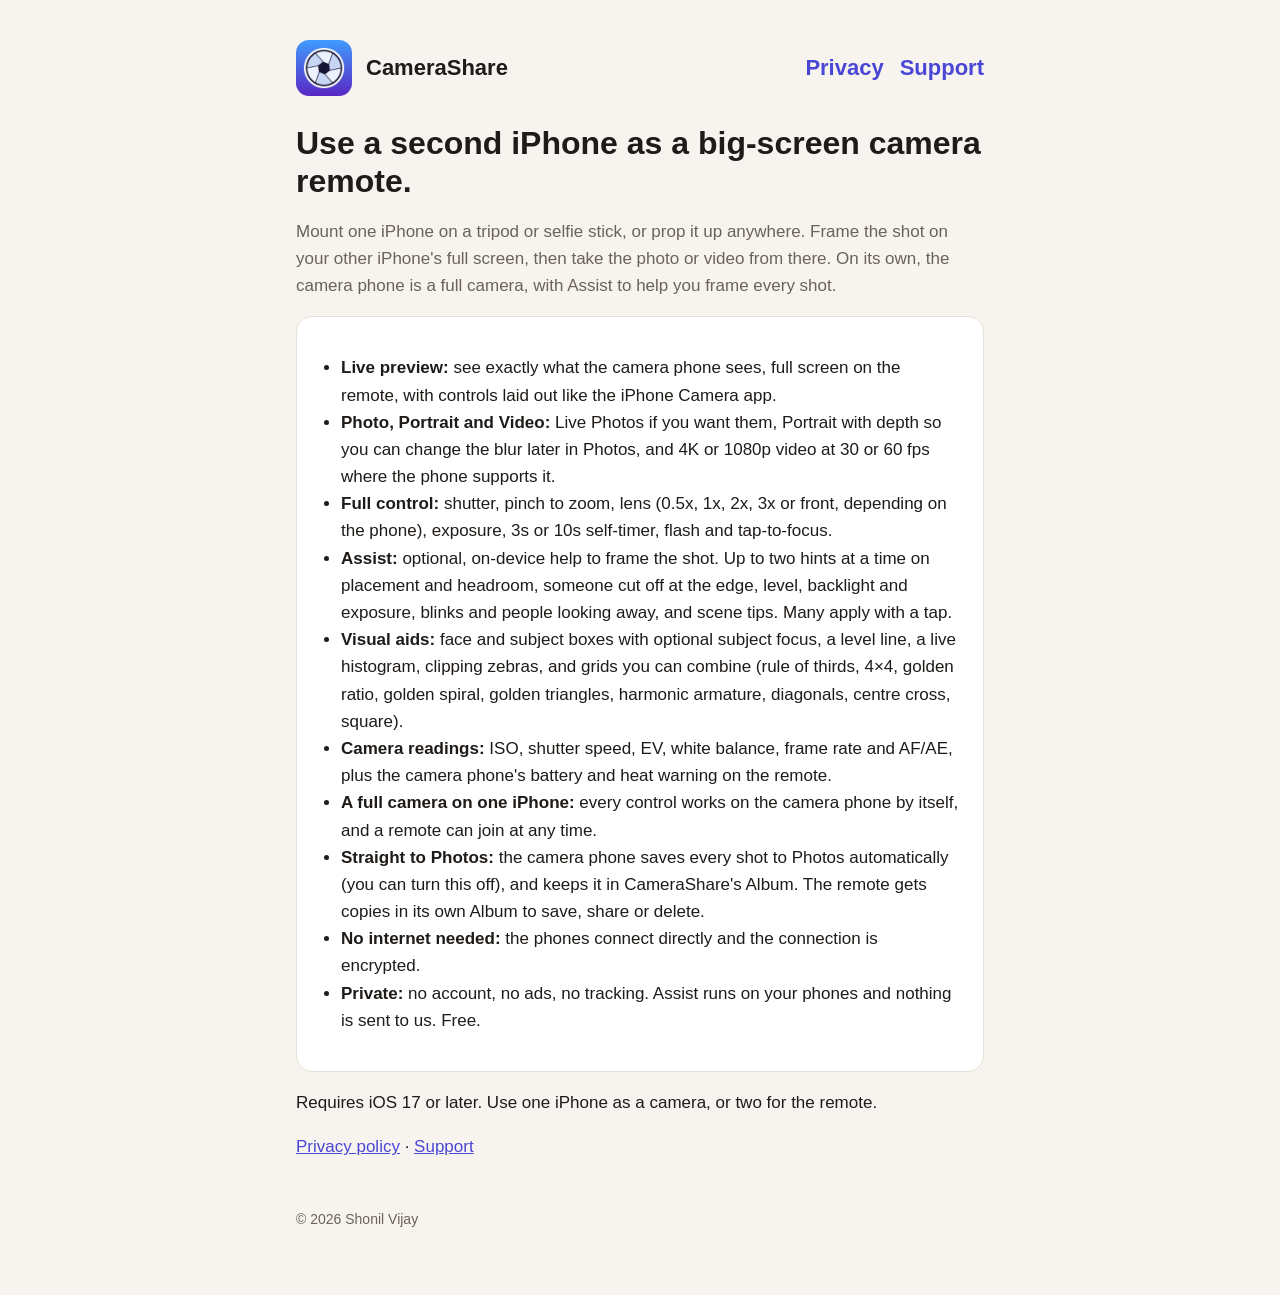
<file: index.html>
<!doctype html>
<html lang="en">
<head>
<meta charset="utf-8">
<meta name="viewport" content="width=device-width, initial-scale=1">
<title>CameraShare</title>
<link rel="icon" href="icon.png">
<link rel="stylesheet" href="style.css">
</head>
<body>
<main>
<header>
  <img src="icon.png" alt="">
  <a href="./">CameraShare</a>
  <nav><a href="privacy.html">Privacy</a><a href="support.html">Support</a></nav>
</header>
<h1>Use a second iPhone as a big-screen camera remote.</h1>
<p class="muted">Mount one iPhone on a tripod or selfie stick, or prop it up anywhere. Frame the shot on your other iPhone's full screen, then take the photo or video from there. On its own, the camera phone is a full camera, with Assist to help you frame every shot.</p>
<div class="card">
  <ul>
    <li><strong>Live preview:</strong> see exactly what the camera phone sees, full screen on the remote, with controls laid out like the iPhone Camera app.</li>
    <li><strong>Photo, Portrait and Video:</strong> Live Photos if you want them, Portrait with depth so you can change the blur later in Photos, and 4K or 1080p video at 30 or 60 fps where the phone supports it.</li>
    <li><strong>Full control:</strong> shutter, pinch to zoom, lens (0.5x, 1x, 2x, 3x or front, depending on the phone), exposure, 3s or 10s self-timer, flash and tap-to-focus.</li>
    <li><strong>Assist:</strong> optional, on-device help to frame the shot. Up to two hints at a time on placement and headroom, someone cut off at the edge, level, backlight and exposure, blinks and people looking away, and scene tips. Many apply with a tap.</li>
    <li><strong>Visual aids:</strong> face and subject boxes with optional subject focus, a level line, a live histogram, clipping zebras, and grids you can combine (rule of thirds, 4×4, golden ratio, golden spiral, golden triangles, harmonic armature, diagonals, centre cross, square).</li>
    <li><strong>Camera readings:</strong> ISO, shutter speed, EV, white balance, frame rate and AF/AE, plus the camera phone's battery and heat warning on the remote.</li>
    <li><strong>A full camera on one iPhone:</strong> every control works on the camera phone by itself, and a remote can join at any time.</li>
    <li><strong>Straight to Photos:</strong> the camera phone saves every shot to Photos automatically (you can turn this off), and keeps it in CameraShare's Album. The remote gets copies in its own Album to save, share or delete.</li>
    <li><strong>No internet needed:</strong> the phones connect directly and the connection is encrypted.</li>
    <li><strong>Private:</strong> no account, no ads, no tracking. Assist runs on your phones and nothing is sent to us. Free.</li>
  </ul>
</div>
<p>Requires iOS 17 or later. Use one iPhone as a camera, or two for the remote.</p>
<p><a href="privacy.html">Privacy policy</a> · <a href="support.html">Support</a></p>
<footer>© 2026 Shonil Vijay</footer>
</main>
</body>
</html>
</file>
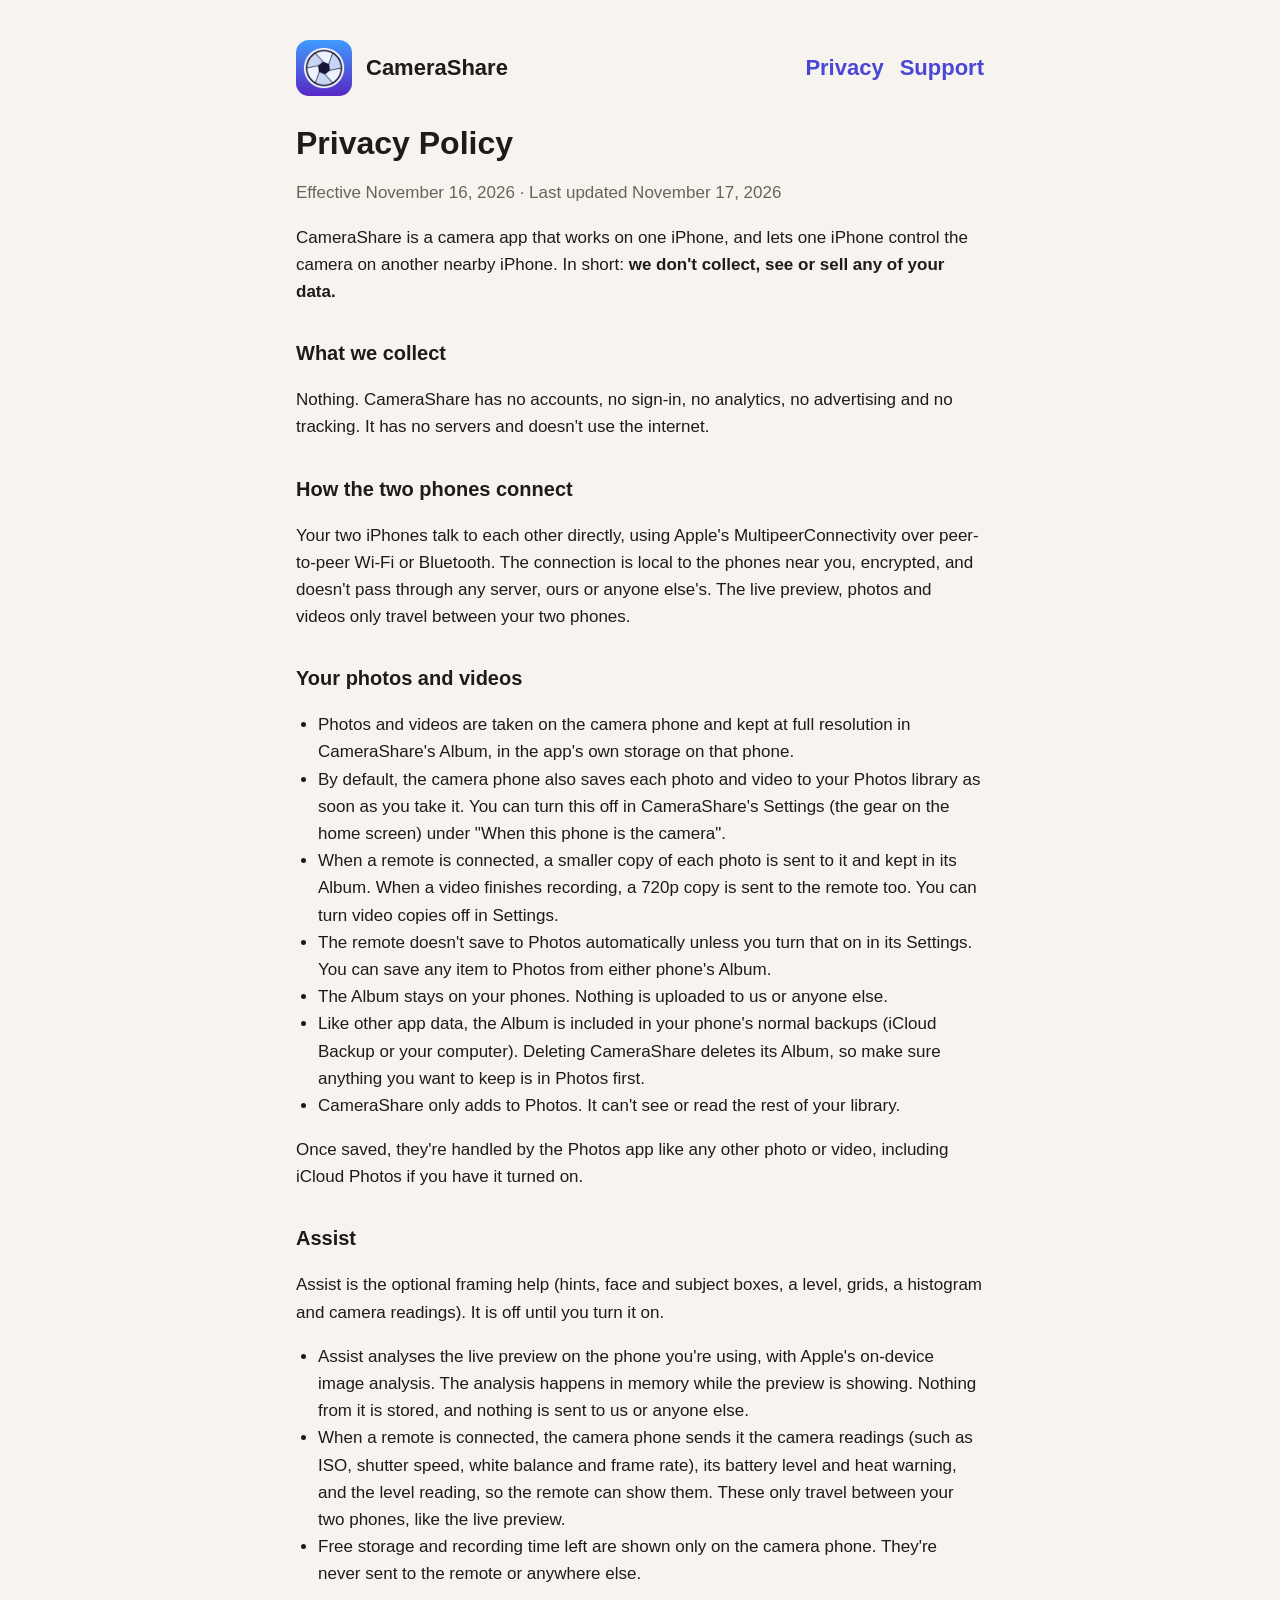
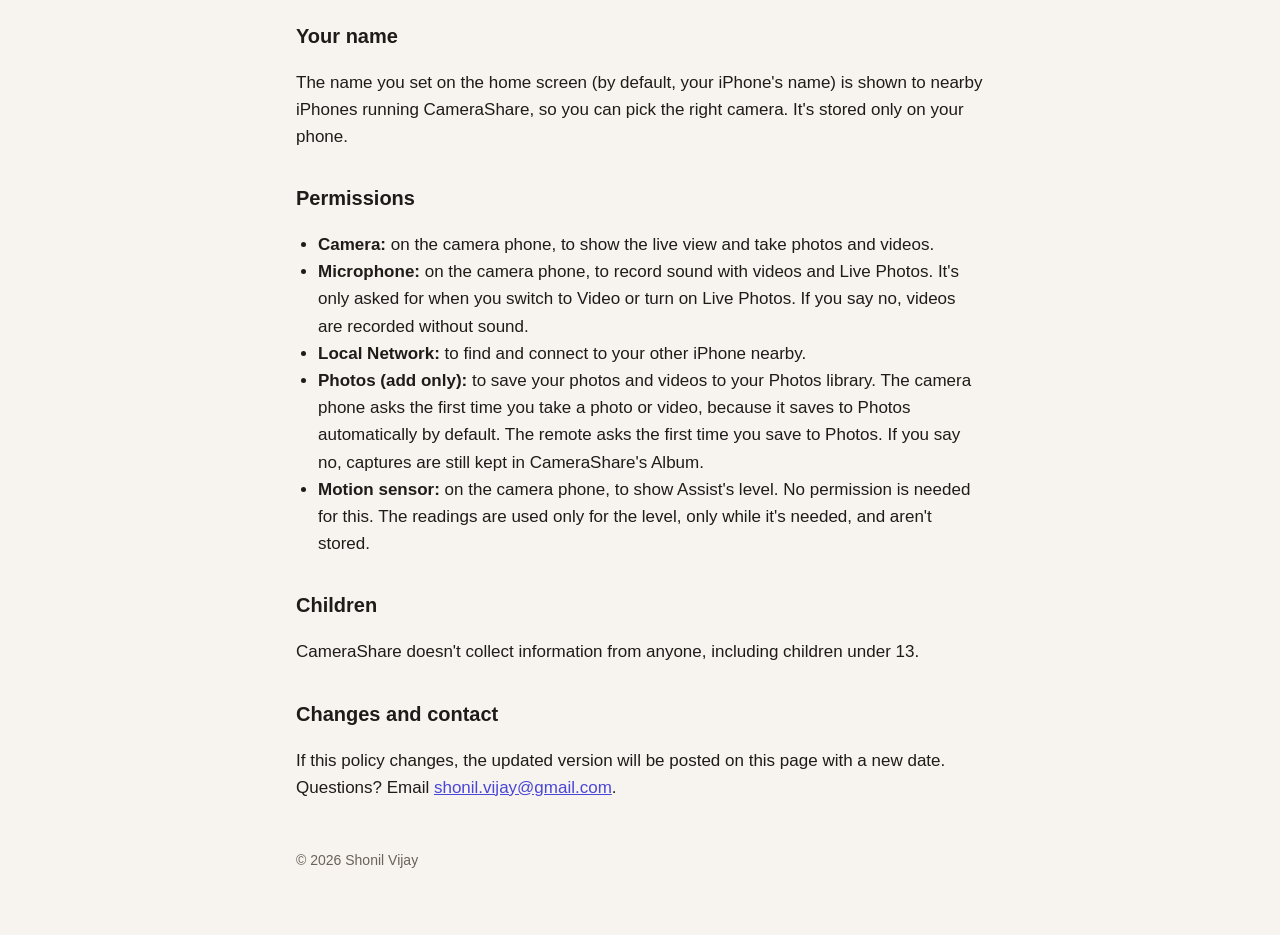
<file: privacy.html>
<!doctype html>
<html lang="en">
<head>
<meta charset="utf-8">
<meta name="viewport" content="width=device-width, initial-scale=1">
<title>Privacy Policy – CameraShare</title>
<link rel="icon" href="icon.png">
<link rel="stylesheet" href="style.css">
</head>
<body>
<main>
<header>
  <img src="icon.png" alt="">
  <a href="./">CameraShare</a>
  <nav><a href="privacy.html">Privacy</a><a href="support.html">Support</a></nav>
</header>
<h1>Privacy Policy</h1>
<p class="muted">Effective November 16, 2026 · Last updated November 17, 2026</p>
<p>CameraShare is a camera app that works on one iPhone, and lets one iPhone control the camera on another nearby iPhone. In short: <strong>we don't collect, see or sell any of your data.</strong></p>

<h2>What we collect</h2>
<p>Nothing. CameraShare has no accounts, no sign-in, no analytics, no advertising and no tracking. It has no servers and doesn't use the internet.</p>

<h2>How the two phones connect</h2>
<p>Your two iPhones talk to each other directly, using Apple's MultipeerConnectivity over peer-to-peer Wi-Fi or Bluetooth. The connection is local to the phones near you, encrypted, and doesn't pass through any server, ours or anyone else's. The live preview, photos and videos only travel between your two phones.</p>

<h2>Your photos and videos</h2>
<ul>
  <li>Photos and videos are taken on the camera phone and kept at full resolution in CameraShare's Album, in the app's own storage on that phone.</li>
  <li>By default, the camera phone also saves each photo and video to your Photos library as soon as you take it. You can turn this off in CameraShare's Settings (the gear on the home screen) under "When this phone is the camera".</li>
  <li>When a remote is connected, a smaller copy of each photo is sent to it and kept in its Album. When a video finishes recording, a 720p copy is sent to the remote too. You can turn video copies off in Settings.</li>
  <li>The remote doesn't save to Photos automatically unless you turn that on in its Settings. You can save any item to Photos from either phone's Album.</li>
  <li>The Album stays on your phones. Nothing is uploaded to us or anyone else.</li>
  <li>Like other app data, the Album is included in your phone's normal backups (iCloud Backup or your computer). Deleting CameraShare deletes its Album, so make sure anything you want to keep is in Photos first.</li>
  <li>CameraShare only adds to Photos. It can't see or read the rest of your library.</li>
</ul>
<p>Once saved, they're handled by the Photos app like any other photo or video, including iCloud Photos if you have it turned on.</p>

<h2>Assist</h2>
<p>Assist is the optional framing help (hints, face and subject boxes, a level, grids, a histogram and camera readings). It is off until you turn it on.</p>
<ul>
  <li>Assist analyses the live preview on the phone you're using, with Apple's on-device image analysis. The analysis happens in memory while the preview is showing. Nothing from it is stored, and nothing is sent to us or anyone else.</li>
  <li>When a remote is connected, the camera phone sends it the camera readings (such as ISO, shutter speed, white balance and frame rate), its battery level and heat warning, and the level reading, so the remote can show them. These only travel between your two phones, like the live preview.</li>
  <li>Free storage and recording time left are shown only on the camera phone. They're never sent to the remote or anywhere else.</li>
</ul>

<h2>Your name</h2>
<p>The name you set on the home screen (by default, your iPhone's name) is shown to nearby iPhones running CameraShare, so you can pick the right camera. It's stored only on your phone.</p>

<h2>Permissions</h2>
<ul>
  <li><strong>Camera:</strong> on the camera phone, to show the live view and take photos and videos.</li>
  <li><strong>Microphone:</strong> on the camera phone, to record sound with videos and Live Photos. It's only asked for when you switch to Video or turn on Live Photos. If you say no, videos are recorded without sound.</li>
  <li><strong>Local Network:</strong> to find and connect to your other iPhone nearby.</li>
  <li><strong>Photos (add only):</strong> to save your photos and videos to your Photos library. The camera phone asks the first time you take a photo or video, because it saves to Photos automatically by default. The remote asks the first time you save to Photos. If you say no, captures are still kept in CameraShare's Album.</li>
  <li><strong>Motion sensor:</strong> on the camera phone, to show Assist's level. No permission is needed for this. The readings are used only for the level, only while it's needed, and aren't stored.</li>
</ul>

<h2>Children</h2>
<p>CameraShare doesn't collect information from anyone, including children under 13.</p>

<h2>Changes and contact</h2>
<p>If this policy changes, the updated version will be posted on this page with a new date. Questions? Email <a href="mailto:shonil.vijay@gmail.com">shonil.vijay@gmail.com</a>.</p>
<footer>© 2026 Shonil Vijay</footer>
</main>
</body>
</html>
</file>
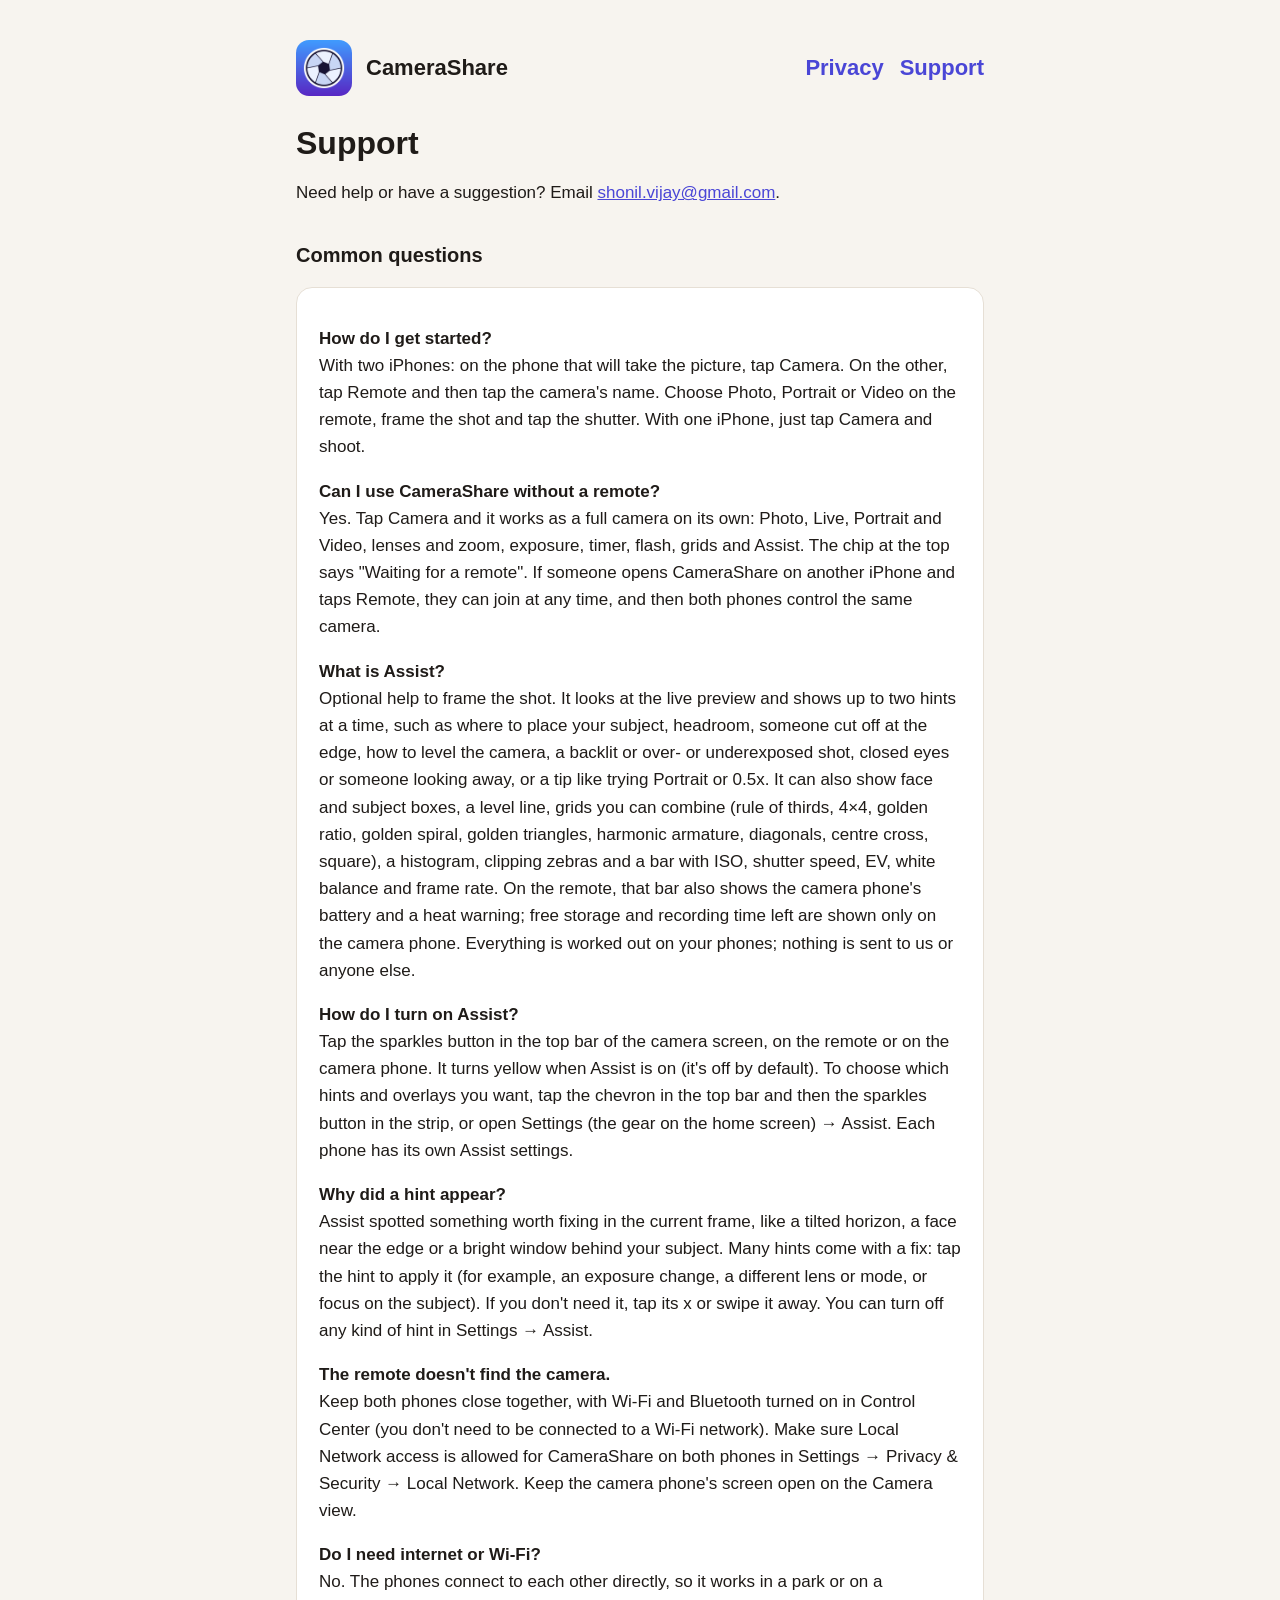
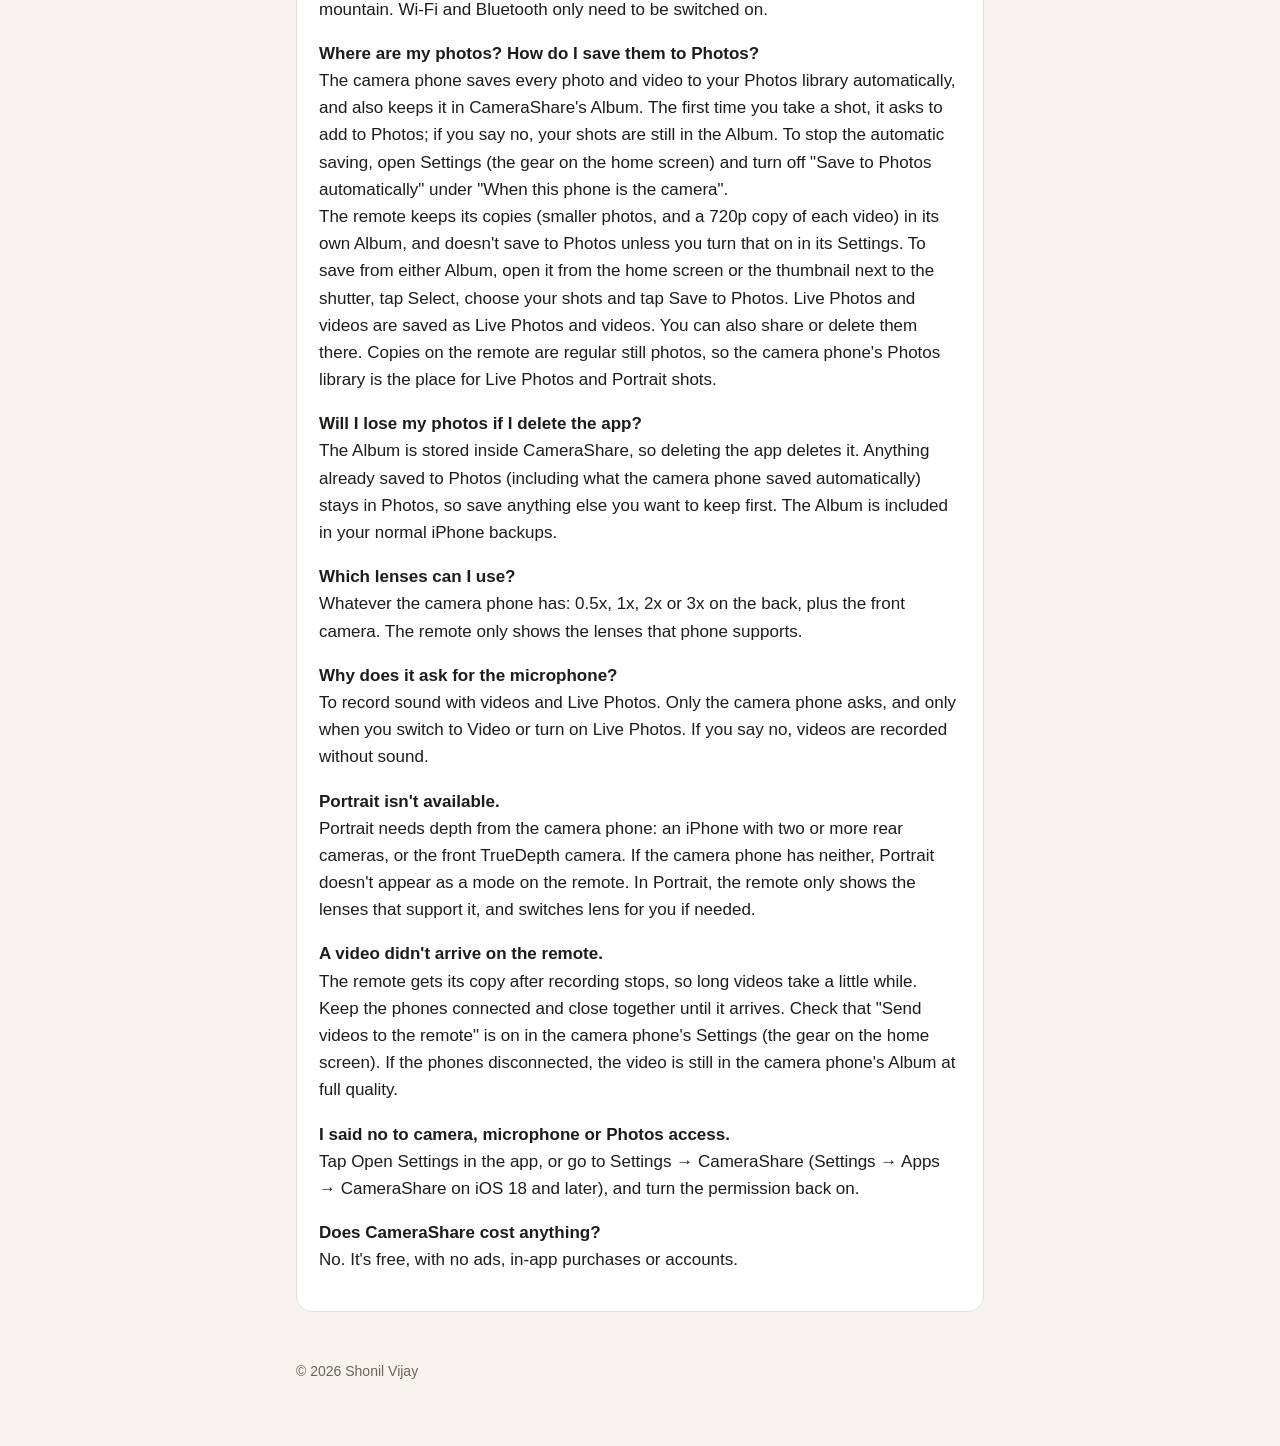
<file: support.html>
<!doctype html>
<html lang="en">
<head>
<meta charset="utf-8">
<meta name="viewport" content="width=device-width, initial-scale=1">
<title>Support – CameraShare</title>
<link rel="icon" href="icon.png">
<link rel="stylesheet" href="style.css">
</head>
<body>
<main>
<header>
  <img src="icon.png" alt="">
  <a href="./">CameraShare</a>
  <nav><a href="privacy.html">Privacy</a><a href="support.html">Support</a></nav>
</header>
<h1>Support</h1>
<p>Need help or have a suggestion? Email <a href="mailto:shonil.vijay@gmail.com">shonil.vijay@gmail.com</a>.</p>

<h2>Common questions</h2>
<div class="card">
  <p><strong>How do I get started?</strong><br>
  With two iPhones: on the phone that will take the picture, tap Camera. On the other, tap Remote and then tap the camera's name. Choose Photo, Portrait or Video on the remote, frame the shot and tap the shutter. With one iPhone, just tap Camera and shoot.</p>
  <p><strong>Can I use CameraShare without a remote?</strong><br>
  Yes. Tap Camera and it works as a full camera on its own: Photo, Live, Portrait and Video, lenses and zoom, exposure, timer, flash, grids and Assist. The chip at the top says "Waiting for a remote". If someone opens CameraShare on another iPhone and taps Remote, they can join at any time, and then both phones control the same camera.</p>
  <p><strong>What is Assist?</strong><br>
  Optional help to frame the shot. It looks at the live preview and shows up to two hints at a time, such as where to place your subject, headroom, someone cut off at the edge, how to level the camera, a backlit or over- or underexposed shot, closed eyes or someone looking away, or a tip like trying Portrait or 0.5x. It can also show face and subject boxes, a level line, grids you can combine (rule of thirds, 4×4, golden ratio, golden spiral, golden triangles, harmonic armature, diagonals, centre cross, square), a histogram, clipping zebras and a bar with ISO, shutter speed, EV, white balance and frame rate. On the remote, that bar also shows the camera phone's battery and a heat warning; free storage and recording time left are shown only on the camera phone. Everything is worked out on your phones; nothing is sent to us or anyone else.</p>
  <p><strong>How do I turn on Assist?</strong><br>
  Tap the sparkles button in the top bar of the camera screen, on the remote or on the camera phone. It turns yellow when Assist is on (it's off by default). To choose which hints and overlays you want, tap the chevron in the top bar and then the sparkles button in the strip, or open Settings (the gear on the home screen) → Assist. Each phone has its own Assist settings.</p>
  <p><strong>Why did a hint appear?</strong><br>
  Assist spotted something worth fixing in the current frame, like a tilted horizon, a face near the edge or a bright window behind your subject. Many hints come with a fix: tap the hint to apply it (for example, an exposure change, a different lens or mode, or focus on the subject). If you don't need it, tap its x or swipe it away. You can turn off any kind of hint in Settings → Assist.</p>
  <p><strong>The remote doesn't find the camera.</strong><br>
  Keep both phones close together, with Wi-Fi and Bluetooth turned on in Control Center (you don't need to be connected to a Wi-Fi network). Make sure Local Network access is allowed for CameraShare on both phones in Settings → Privacy &amp; Security → Local Network. Keep the camera phone's screen open on the Camera view.</p>
  <p><strong>Do I need internet or Wi-Fi?</strong><br>
  No. The phones connect to each other directly, so it works in a park or on a mountain. Wi-Fi and Bluetooth only need to be switched on.</p>
  <p><strong>Where are my photos? How do I save them to Photos?</strong><br>
  The camera phone saves every photo and video to your Photos library automatically, and also keeps it in CameraShare's Album. The first time you take a shot, it asks to add to Photos; if you say no, your shots are still in the Album. To stop the automatic saving, open Settings (the gear on the home screen) and turn off "Save to Photos automatically" under "When this phone is the camera".<br>
  The remote keeps its copies (smaller photos, and a 720p copy of each video) in its own Album, and doesn't save to Photos unless you turn that on in its Settings. To save from either Album, open it from the home screen or the thumbnail next to the shutter, tap Select, choose your shots and tap Save to Photos. Live Photos and videos are saved as Live Photos and videos. You can also share or delete them there. Copies on the remote are regular still photos, so the camera phone's Photos library is the place for Live Photos and Portrait shots.</p>
  <p><strong>Will I lose my photos if I delete the app?</strong><br>
  The Album is stored inside CameraShare, so deleting the app deletes it. Anything already saved to Photos (including what the camera phone saved automatically) stays in Photos, so save anything else you want to keep first. The Album is included in your normal iPhone backups.</p>
  <p><strong>Which lenses can I use?</strong><br>
  Whatever the camera phone has: 0.5x, 1x, 2x or 3x on the back, plus the front camera. The remote only shows the lenses that phone supports.</p>
  <p><strong>Why does it ask for the microphone?</strong><br>
  To record sound with videos and Live Photos. Only the camera phone asks, and only when you switch to Video or turn on Live Photos. If you say no, videos are recorded without sound.</p>
  <p><strong>Portrait isn't available.</strong><br>
  Portrait needs depth from the camera phone: an iPhone with two or more rear cameras, or the front TrueDepth camera. If the camera phone has neither, Portrait doesn't appear as a mode on the remote. In Portrait, the remote only shows the lenses that support it, and switches lens for you if needed.</p>
  <p><strong>A video didn't arrive on the remote.</strong><br>
  The remote gets its copy after recording stops, so long videos take a little while. Keep the phones connected and close together until it arrives. Check that "Send videos to the remote" is on in the camera phone's Settings (the gear on the home screen). If the phones disconnected, the video is still in the camera phone's Album at full quality.</p>
  <p><strong>I said no to camera, microphone or Photos access.</strong><br>
  Tap Open Settings in the app, or go to Settings → CameraShare (Settings → Apps → CameraShare on iOS 18 and later), and turn the permission back on.</p>
  <p><strong>Does CameraShare cost anything?</strong><br>
  No. It's free, with no ads, in-app purchases or accounts.</p>
</div>
<footer>© 2026 Shonil Vijay</footer>
</main>
</body>
</html>
</file>
<file: style.css>
:root { --bg: #f7f4ef; --fg: #1f1b18; --muted: #6b625a; --card: #ffffff; --accent: #4a46d6; --line: #e6dfd5; }
@media (prefers-color-scheme: dark) {
  :root { --bg: #14171c; --fg: #ece8e2; --muted: #a39b92; --card: #1d2128; --accent: #a6a9ff; --line: #2c313a; }
}
* { box-sizing: border-box; }
body { margin: 0; background: var(--bg); color: var(--fg); font: 17px/1.6 -apple-system, BlinkMacSystemFont, "Segoe UI", Roboto, sans-serif; }
main { max-width: 720px; margin: 0 auto; padding: 40px 16px 64px; }
header { display: flex; align-items: center; gap: 14px; margin-bottom: 28px; }
header img { width: 56px; height: 56px; border-radius: 13px; }
header a { color: inherit; text-decoration: none; font-weight: 700; font-size: 22px; }
nav { margin-left: auto; display: flex; gap: 16px; font-size: 15px; }
nav a { color: var(--accent); text-decoration: none; }
h1 { font-size: 32px; line-height: 1.2; margin: 0 0 8px; }
h2 { font-size: 20px; margin: 32px 0 8px; }
p, li { color: var(--fg); }
.muted { color: var(--muted); }
.card { background: var(--card); border: 1px solid var(--line); border-radius: 16px; padding: 20px 22px; margin: 16px 0; }
a { color: var(--accent); }
ul { padding-left: 22px; }
footer { margin-top: 48px; font-size: 14px; color: var(--muted); }
</file>
